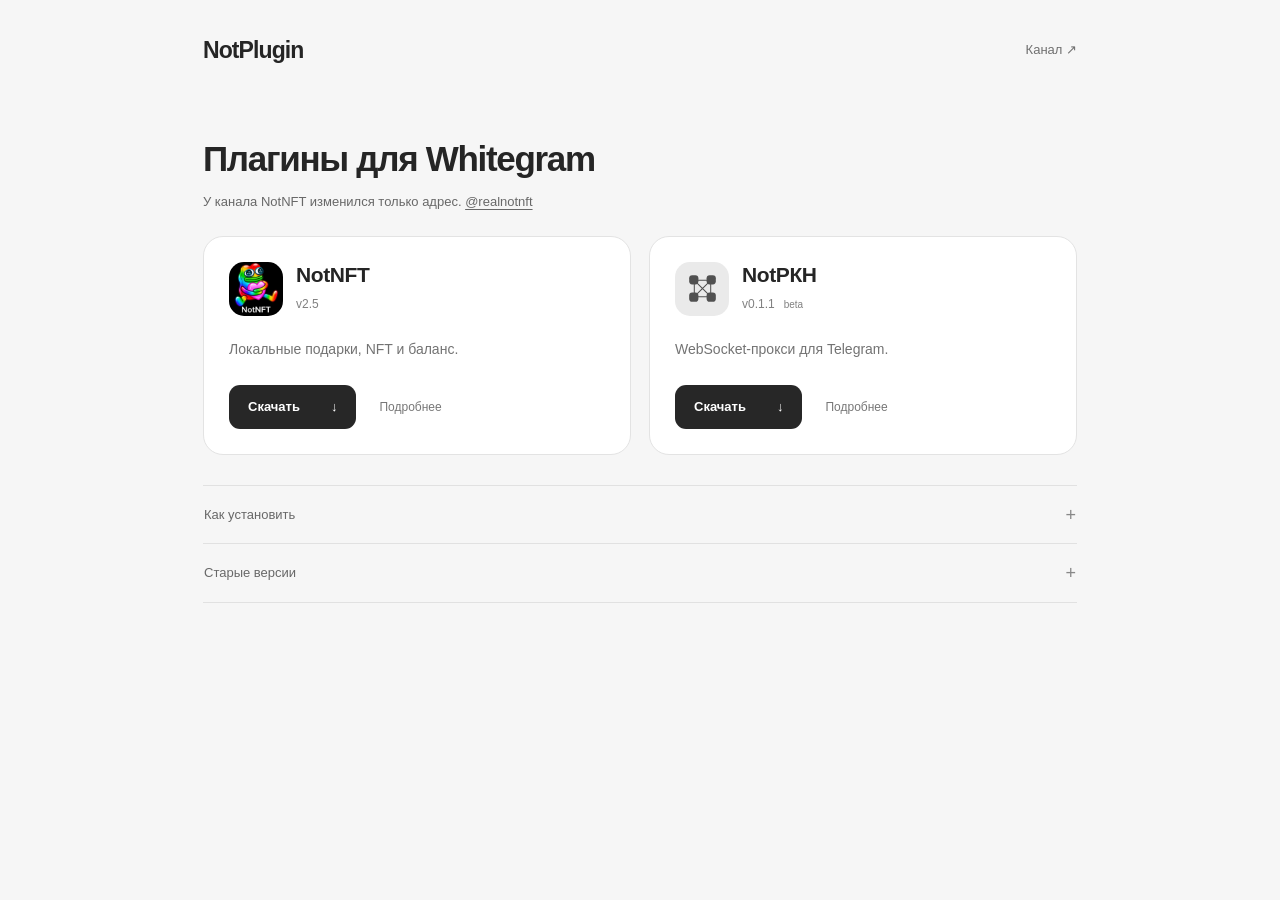
<file: index.html>
<!doctype html>
<html lang="ru">
<head>
  <meta charset="utf-8">
  <meta name="viewport" content="width=device-width, initial-scale=1">
  <meta name="theme-color" content="#f6f6f6">
  <meta name="description" content="NotPlugin — каталог плагинов для Whitegram. Скачайте NotNFT и NotРКН, выберите версию и узнайте, как установить плагин.">
  <meta property="og:title" content="NotPlugin — плагины для Whitegram">
  <meta property="og:description" content="NotNFT, NotРКН и все опубликованные версии. Прямое скачивание и простая установка.">
  <meta property="og:type" content="website">
  <meta property="og:url" content="https://notplugin.eu.cc/">
  <link rel="canonical" href="https://notplugin.eu.cc/">
  <link rel="icon" href="favicon.svg" type="image/svg+xml">
  <link rel="stylesheet" href="styles.css">
  <title>NotPlugin — плагины для Whitegram</title>
  <script src="app.js" defer></script>
</head>
<body>
  <a class="skip-link" href="#plugins">К плагинам</a>
  <header class="header wrap">
    <a class="brand" href="#" aria-label="NotPlugin, главная">NotPlugin</a>
    <a class="channel-link" href="https://t.me/realnotnft" target="_blank" rel="noopener noreferrer">Канал ↗</a>
  </header>
  <main class="wrap">
    <section class="catalog-section" id="plugins" aria-labelledby="catalog-title">
      <h1 id="catalog-title">Плагины для Whitegram</h1>
      <p class="channel-note">У канала NotNFT изменился только адрес. <a href="https://t.me/realnotnft" target="_blank" rel="noopener noreferrer">@realnotnft</a></p>
      <div class="plugin-grid">
        <article class="plugin-card" data-product="notnft" data-status="stable">
          <div class="card-heading"><img class="plugin-icon" src="assets/notnft.png" width="56" height="56" alt="Логотип NotNFT"><div><h2 class="product-name">NotNFT</h2><span class="version">v2.5</span></div></div>
          <p class="card-description">Локальные подарки, NFT и баланс.</p>
          <div class="card-footer"><a class="button primary download" href="downloads/NotNFT-2.5.js" download="NotNFT-2.5.js" aria-label="Скачать NotNFT 2.5">Скачать <span aria-hidden="true">↓</span></a><button type="button" class="details-button" data-details="notnft">Подробнее</button></div>
        </article>
        <article class="plugin-card" data-product="notrkn" data-status="beta">
          <div class="card-heading"><span class="plugin-icon rkn-icon" aria-hidden="true"><svg viewBox="0 0 80 80" fill="none"><path d="M22 24h36M22 56h36M24 24v32M56 24v32M24 24l32 32M56 24L24 56" stroke="currentColor" stroke-width="2"/><rect x="14" y="14" width="18" height="18" rx="6" fill="currentColor"/><rect x="48" y="14" width="18" height="18" rx="6" fill="currentColor"/><rect x="14" y="48" width="18" height="18" rx="6" fill="currentColor"/><rect x="48" y="48" width="18" height="18" rx="6" fill="currentColor"/></svg></span><div><h2 class="product-name">NotРКН</h2><span class="version">v0.1.1</span><span class="beta-label">beta</span></div></div>
          <p class="card-description">WebSocket-прокси для Telegram.</p>
          <div class="card-footer"><a class="button primary download" href="downloads/NotRKN-0.1.1.plugin" download="NotRKN-0.1.1.plugin" aria-label="Скачать NotРКН 0.1.1">Скачать <span aria-hidden="true">↓</span></a><button type="button" class="details-button" data-details="notrkn">Подробнее</button></div>
        </article>
      </div>
    </section>
    <div class="extra-info">
      <details id="install"><summary>Как установить</summary><div class="install-content"><p>Откройте скачанный файл через «Поделиться → Whitegram» или раздел «Настройки → Плагины».</p><p>Меню: <code>.notnft</code> или <code>.notrkn</code>. Для NotРКН нужен встроенный Python 3.11.</p></div></details>
      <details id="versions"><summary>Старые версии</summary><div class="archive-content"><label class="archive-controls">Плагин <select id="archive-product"><option value="all">Все</option><option value="notnft">NotNFT</option><option value="notrkn">NotРКН</option></select></label><div class="release-list" id="release-list"><p class="loading-note">Загрузка…</p></div><p class="archive-note">В архивных сборках NotNFT может встречаться старый адрес канала.</p></div></details>
    </div>
  </main>

  <dialog id="plugin-dialog" aria-labelledby="dialog-title"><div class="dialog-header"><button class="close-dialog" type="button" aria-label="Закрыть подробности">×</button></div><div id="dialog-content"></div></dialog>
  <div id="toast" class="toast" role="status" aria-live="polite" hidden></div>
</body>
</html>
</file>
<file: styles.css>
@charset "UTF-8";
:root{font-family:Inter,"Segoe UI",Arial,sans-serif;color:#252525;background:#f6f6f6;color-scheme:light;font-synthesis:none;-webkit-font-smoothing:antialiased}
*{box-sizing:border-box}body{margin:0;line-height:1.5}a{color:inherit;text-decoration:none}button,input,select{font:inherit;color:inherit}button,a,summary{touch-action:manipulation;-webkit-tap-highlight-color:transparent}button,summary{cursor:pointer}button{border:0}img,svg{display:block}[hidden]{display:none!important}a:focus-visible,button:focus-visible,select:focus-visible,summary:focus-visible{outline:2px solid #333;outline-offset:5px}.wrap{max-width:930px;margin:auto;padding-left:28px;padding-right:28px}.skip-link{position:fixed;top:10px;left:10px;transform:translateY(-160%);background:#222;color:white;padding:10px 18px;border-radius:8px;z-index:10}.skip-link:focus{transform:none}.header{height:100px;display:flex;align-items:center;justify-content:space-between}.brand{font-size:23px;font-weight:650;letter-spacing:-.9px}.channel-link{font-size:13px;color:#707070}.channel-link:hover,.details-button:hover{text-decoration:underline;text-underline-offset:4px}.catalog-section{padding-top:38px}h1{font-size:35px;line-height:1.2;letter-spacing:-1.3px;font-weight:600;margin:0 0 30px}.plugin-grid{display:grid;grid-template-columns:repeat(2,minmax(0,1fr));gap:18px}.plugin-card{border:1px solid #e3e3e3;background:#fff;border-radius:20px;padding:25px;min-width:0}.card-heading{display:flex;align-items:center;gap:13px}.plugin-icon{width:54px;height:54px;border-radius:15px;flex:none;object-fit:cover}.rkn-icon{background:#eaeaea;display:grid;place-items:center}.rkn-icon svg{width:41px;height:41px;color:#505050}.product-name{font-size:21px;font-weight:600;letter-spacing:-.4px;line-height:1.2;margin:0 0 3px}.version{font-size:12px;color:#808080}.beta-label{font-size:10px;color:#808080;margin-left:9px}.card-description{font-size:14px;line-height:1.6;color:#737373;margin:22px 0 25px}.card-footer{display:flex;align-items:center;gap:23px}.button{min-height:44px;border-radius:11px;display:inline-flex;align-items:center;justify-content:center;gap:31px;padding:11px 19px;font-size:13px;font-weight:550}.primary{background:#272727;color:#fff}.primary:hover{background:#444}.details-button{padding:10px 0;background:none;color:#777;font-size:12px}.extra-info{margin-top:30px;margin-bottom:70px}details{border-bottom:1px solid #e1e1e1}details:first-child{border-top:1px solid #e1e1e1}summary{list-style:none;display:flex;align-items:center;justify-content:space-between;padding:19px 1px;font-size:13px;color:#686868}summary::-webkit-details-marker{display:none}summary::after{content:"+";font-size:18px;font-weight:300;color:#888;line-height:1}details[open]>summary::after{content:"−"}.install-content{font-size:13px;color:#737373;line-height:1.85;padding:0 1px 18px;max-width:650px}.install-content p{margin:0 0 10px}.install-content code{font-size:12px;color:#555;background:#ebebeb;padding:2px 5px;border-radius:4px}.archive-content{padding-bottom:16px}.archive-controls{display:flex;align-items:center;gap:12px;font-size:12px;color:#777;padding:0 0 12px}.archive-controls select{font-size:12px;background:#fff;border:1px solid #ddd;border-radius:8px;padding:6px 20px 6px 10px}.release-row{display:grid;grid-template-columns:1fr 1.4fr auto;gap:18px;align-items:center;border-top:1px solid #e7e7e7;padding:14px 1px}.release-name{font-size:13px;font-weight:500}.release-version{font-size:11px;color:#777}.release-state{display:none}.release-row a{font-size:11px;color:#555;padding:5px 0}.release-row a:hover{text-decoration:underline;text-underline-offset:4px}.release-row p{grid-column:1/-1;font-size:11px;color:#777;margin:-8px 0 0;line-height:1.7}.archive-note,.loading-note{font-size:11px;color:#777;margin:16px 0 0}dialog{width:min(560px,calc(100% - 32px));max-height:calc(100dvh - 40px);border:1px solid #dedede;border-radius:21px;background:#fff;padding:22px 28px 28px;color:#292929;box-shadow:0 20px 90px #0003}dialog::backdrop{background:#0005;backdrop-filter:blur(4px)}body.dialog-open{overflow:hidden}.dialog-header{display:flex;justify-content:flex-end}.close-dialog{width:31px;height:31px;border-radius:50%;background:#eee;color:#666;display:grid;place-items:center;font-size:23px;line-height:1}.dialog-title{font-size:28px;letter-spacing:-.7px;font-weight:600;line-height:1.25;margin:0 0 12px}.dialog-description{font-size:13px;color:#777;line-height:1.7;margin:0 0 20px}.dialog-section h3{font-size:13px;margin:21px 0 8px}.dialog-section ul,.dialog-section ol{font-size:12px;line-height:1.9;color:#747474;padding-left:19px;margin:0}.dialog-notes{border-top:1px solid #e6e6e6;margin-top:22px;padding-top:12px;font-size:11px;line-height:1.8;color:#777}.dialog-notes p{margin:7px 0}.dialog-download{display:flex;align-items:center;gap:15px;justify-content:space-between;margin-top:22px}.dialog-download>span{font-size:11px;color:#777}.checksum{border:1px solid #e4e4e4;border-radius:9px;padding:10px;margin-top:17px;font-size:9px;color:#777}.checksum-label{display:flex;justify-content:space-between;align-items:center;margin-bottom:7px}.copy-checksum{background:#eee;border-radius:5px;font-size:9px;padding:4px 7px}.checksum code{font-size:9px;overflow-wrap:anywhere}.toast{position:fixed;bottom:22px;left:50%;transform:translateX(-50%);max-width:calc(100% - 30px);background:#292929;color:white;font-size:12px;padding:12px 18px;border-radius:11px;text-align:center;z-index:20}
@media(max-width:650px){.wrap{padding-left:20px;padding-right:20px}.header{height:82px}.brand{font-size:22px}.channel-link{font-size:12px}.catalog-section{padding-top:21px}h1{font-size:28px;letter-spacing:-1px;margin-bottom:24px}.plugin-grid{grid-template-columns:1fr;gap:13px}.plugin-card{padding:22px;border-radius:18px}.card-description{font-size:13px;margin:20px 0 21px}.card-footer{gap:23px}.extra-info{margin-top:25px;margin-bottom:45px}.release-row{grid-template-columns:1fr 1.1fr auto;gap:8px}.release-name{font-size:11px}.release-version{font-size:10px}.release-row a{font-size:10px}.release-row p{font-size:10px;margin-top:-3px}dialog{padding:20px 22px 24px}.dialog-title{font-size:25px}.dialog-download{gap:10px}.dialog-download .button{font-size:12px;gap:15px}.dialog-download>span{font-size:10px}}
@media(max-width:360px){h1{font-size:25px}.plugin-card{padding:20px}.card-footer{gap:20px}.button{padding-left:16px;padding-right:16px;gap:27px}.card-description{font-size:12px}.release-row{gap:6px}.release-version{font-size:9px}}
@media(prefers-reduced-motion:reduce){*{scroll-behavior:auto!important;transition:none!important}}

.catalog-section h1 {
  margin-bottom: 12px;
}

.channel-note {
  margin: 0 0 24px;
  color: #686868;
  font-size: 13px;
}

.channel-note a {
  text-decoration: underline;
  text-underline-offset: 3px;
}
</file>
